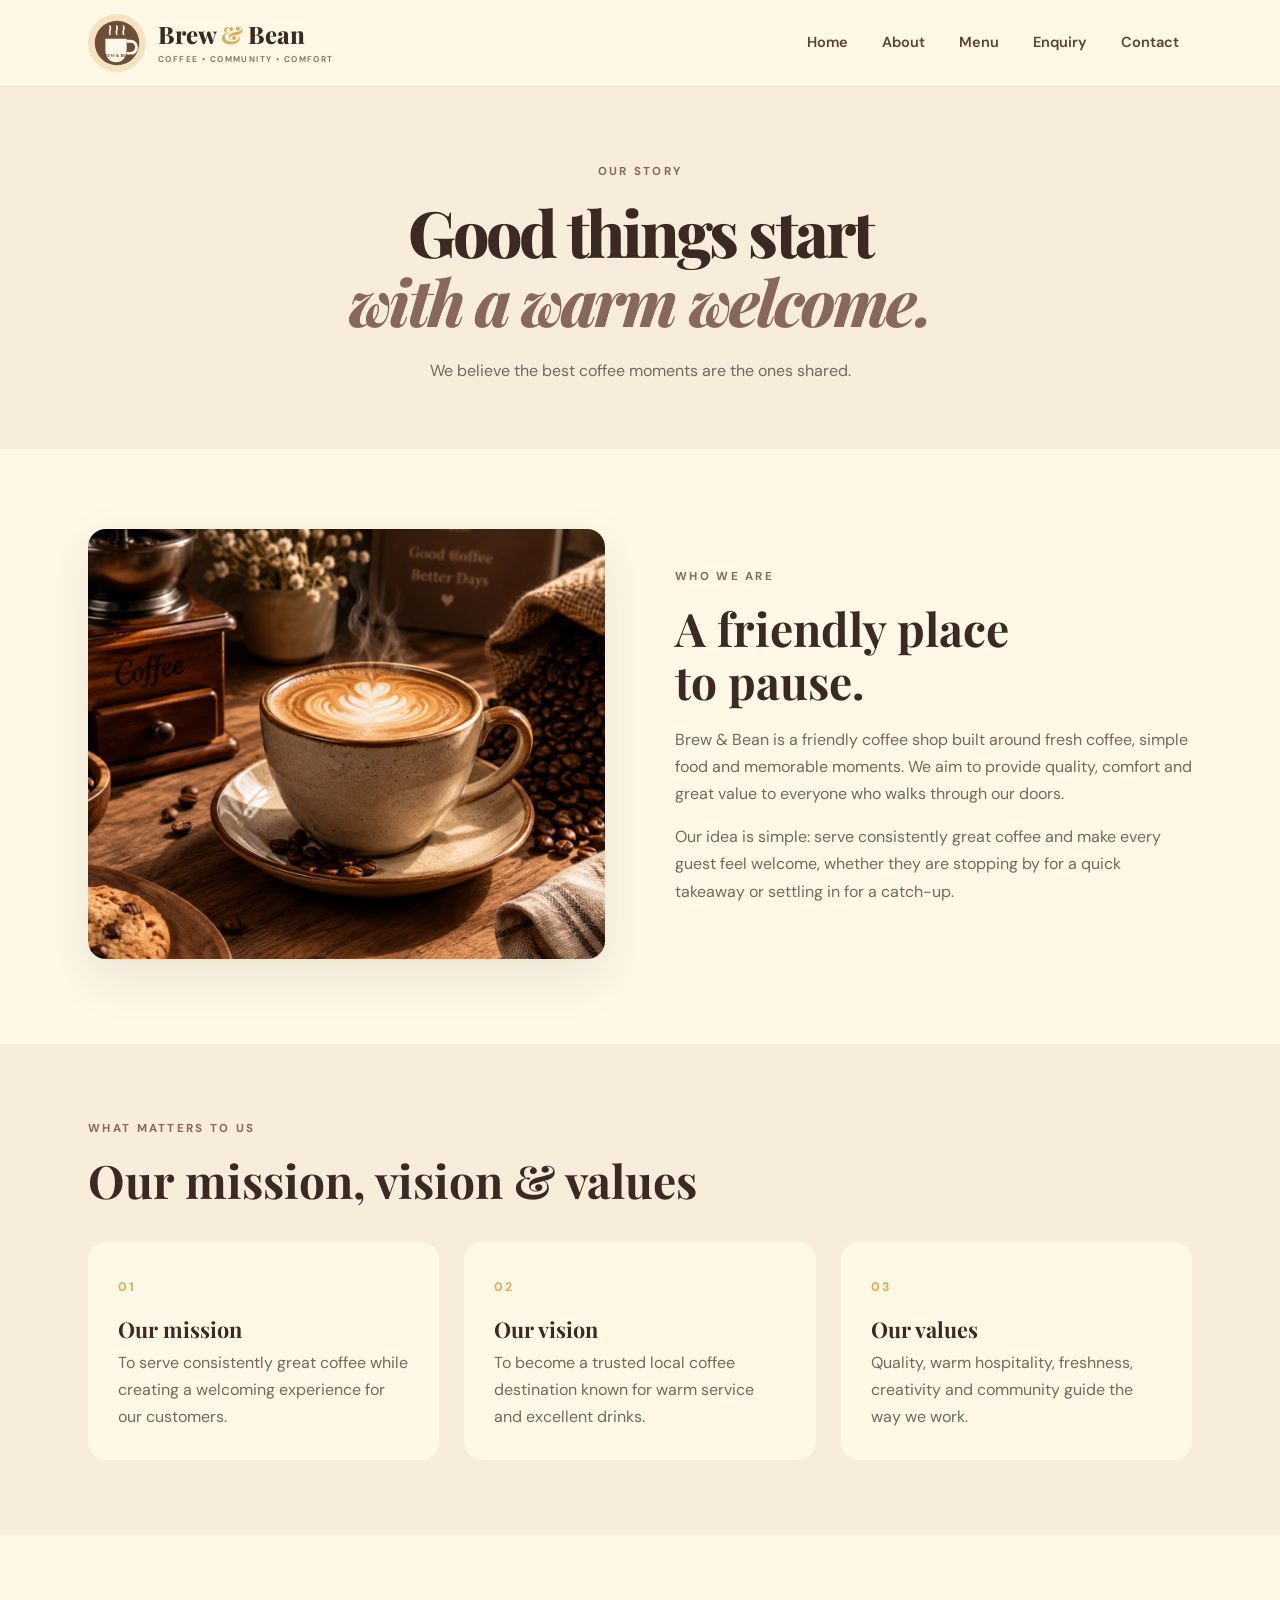
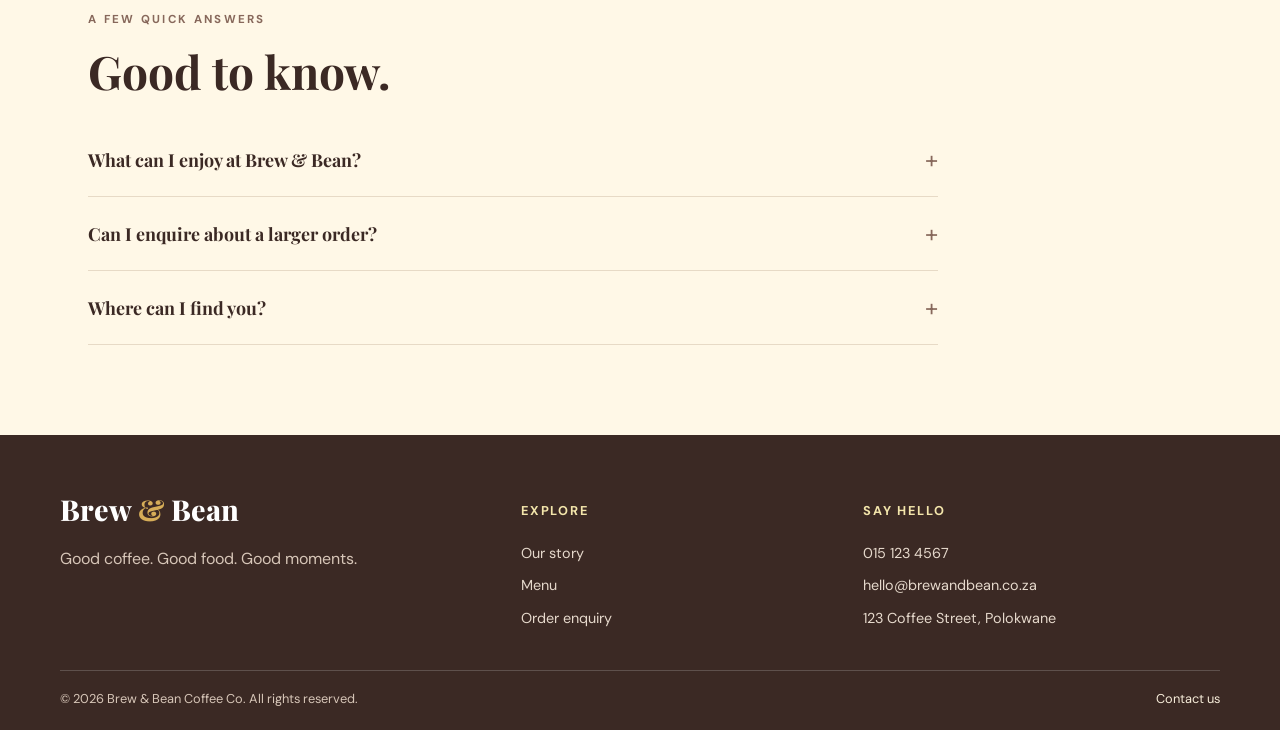
<file: Brew_and_Bean_PART3/about.html>
<!doctype html>
<html lang="en-ZA">
<head>
  <meta charset="UTF-8">
  <meta name="viewport" content="width=device-width, initial-scale=1.0">
  <meta name="description" content="Discover the story, mission and values behind Brew & Bean, a friendly neighbourhood coffee shop focused on quality coffee and warm service.">
  <meta name="keywords" content="about Brew and Bean, coffee shop values, local coffee shop">
  <meta name="author" content="Brew & Bean Coffee Co.">
  <meta name="robots" content="index, follow">
  <meta name="theme-color" content="#3b2924">
  <meta property="og:type" content="website">
  <meta property="og:site_name" content="Brew & Bean Coffee Co.">
  <meta property="og:title" content="About Us | Brew & Bean">
  <meta property="og:description" content="Discover the story, mission and values behind Brew & Bean, a friendly neighbourhood coffee shop focused on quality coffee and warm service.">
  <title>About Us | Brew &amp; Bean Coffee Co.</title>
  <link rel="icon" href="images/logo.svg" type="image/svg+xml">
  <link rel="preconnect" href="https://fonts.googleapis.com">
  <link rel="preconnect" href="https://fonts.gstatic.com" crossorigin>
  <link href="https://fonts.googleapis.com/css2?family=DM+Sans:wght@400;500;600;700&family=Playfair+Display:wght@600;700;800&display=swap" rel="stylesheet">
  <link rel="stylesheet" href="css/style.css">
  
  <script src="js/main.js" defer></script>
  
</head>
<body>
<a class="skip-link" href="#main-content">Skip to main content</a>
<header class="site-header">
  <div class="header-inner">
    <a class="brand" href="index.html" aria-label="Brew & Bean home"><img src="images/logo.svg" alt="Brew & Bean coffee cup logo" width="64" height="64"><span>Brew <em>&amp;</em> Bean<small>COFFEE • COMMUNITY • COMFORT</small></span></a>
    <button class="nav-toggle" type="button" aria-expanded="false" aria-controls="primary-navigation" aria-label="Open navigation"><span></span><span></span><span></span></button>
    <nav class="primary-nav" id="primary-navigation" aria-label="Main navigation"><a href="index.html">Home</a><a href="about.html">About</a><a href="services.html">Menu</a><a href="enquiry.html">Enquiry</a><a href="contact.html">Contact</a></nav>
  </div>
</header>
<main id="main-content"><section class="page-hero"><p class="eyebrow">OUR STORY</p><h1>Good things start<br><span>with a warm welcome.</span></h1><p>We believe the best coffee moments are the ones shared.</p></section><section class="split-section section-wrap"><div class="split-image"><img src="images/coffee-shop-feature.png" alt="Coffee prepared with care at Brew & Bean" loading="lazy"></div><div><p class="eyebrow">WHO WE ARE</p><h2>A friendly place<br>to pause.</h2><p>Brew &amp; Bean is a friendly coffee shop built around fresh coffee, simple food and memorable moments. We aim to provide quality, comfort and great value to everyone who walks through our doors.</p><p>Our idea is simple: serve consistently great coffee and make every guest feel welcome, whether they are stopping by for a quick takeaway or settling in for a catch-up.</p></div></section><section class="values-section"><div class="section-wrap"><p class="eyebrow">WHAT MATTERS TO US</p><h2>Our mission, vision &amp; values</h2><div class="values-grid"><article><span>01</span><h3>Our mission</h3><p>To serve consistently great coffee while creating a welcoming experience for our customers.</p></article><article><span>02</span><h3>Our vision</h3><p>To become a trusted local coffee destination known for warm service and excellent drinks.</p></article><article><span>03</span><h3>Our values</h3><p>Quality, warm hospitality, freshness, creativity and community guide the way we work.</p></article></div></div></section><section class="faq-section section-wrap"><p class="eyebrow">A FEW QUICK ANSWERS</p><h2>Good to know.</h2><div class="accordion" data-accordion><article class="accordion-item"><h3><button type="button" aria-expanded="false">What can I enjoy at Brew &amp; Bean?<span aria-hidden="true">+</span></button></h3><div class="accordion-panel" hidden><p>Our menu features coffee, pastries and cakes. Visit the menu page for the current selection.</p></div></article><article class="accordion-item"><h3><button type="button" aria-expanded="false">Can I enquire about a larger order?<span aria-hidden="true">+</span></button></h3><div class="accordion-panel" hidden><p>Yes. Complete the order enquiry form with your items, quantity and preferred collection date. We will review your request and confirm availability.</p></div></article><article class="accordion-item"><h3><button type="button" aria-expanded="false">Where can I find you?<span aria-hidden="true">+</span></button></h3><div class="accordion-panel" hidden><p>Our stated business address is 123 Coffee Street, Polokwane. Please contact us to confirm directions before visiting.</p></div></article></div></section></main>
<footer class="site-footer"><div class="footer-inner"><div><a class="footer-brand" href="index.html">Brew <em>&amp;</em> Bean</a><p>Good coffee. Good food. Good moments.</p></div><div><h2>Explore</h2><a href="about.html">Our story</a><a href="services.html">Menu</a><a href="enquiry.html">Order enquiry</a></div><div><h2>Say hello</h2><a href="tel:+27151234567">015 123 4567</a><a href="mailto:hello@brewandbean.co.za">hello@brewandbean.co.za</a><span>123 Coffee Street, Polokwane</span></div></div><div class="footer-bottom"><span>© <span data-current-year>2026</span> Brew &amp; Bean Coffee Co. All rights reserved.</span><a href="contact.html">Contact us</a></div></footer>
<div class="toast" id="site-toast" role="status" aria-live="polite"></div>
</body></html>
</file>
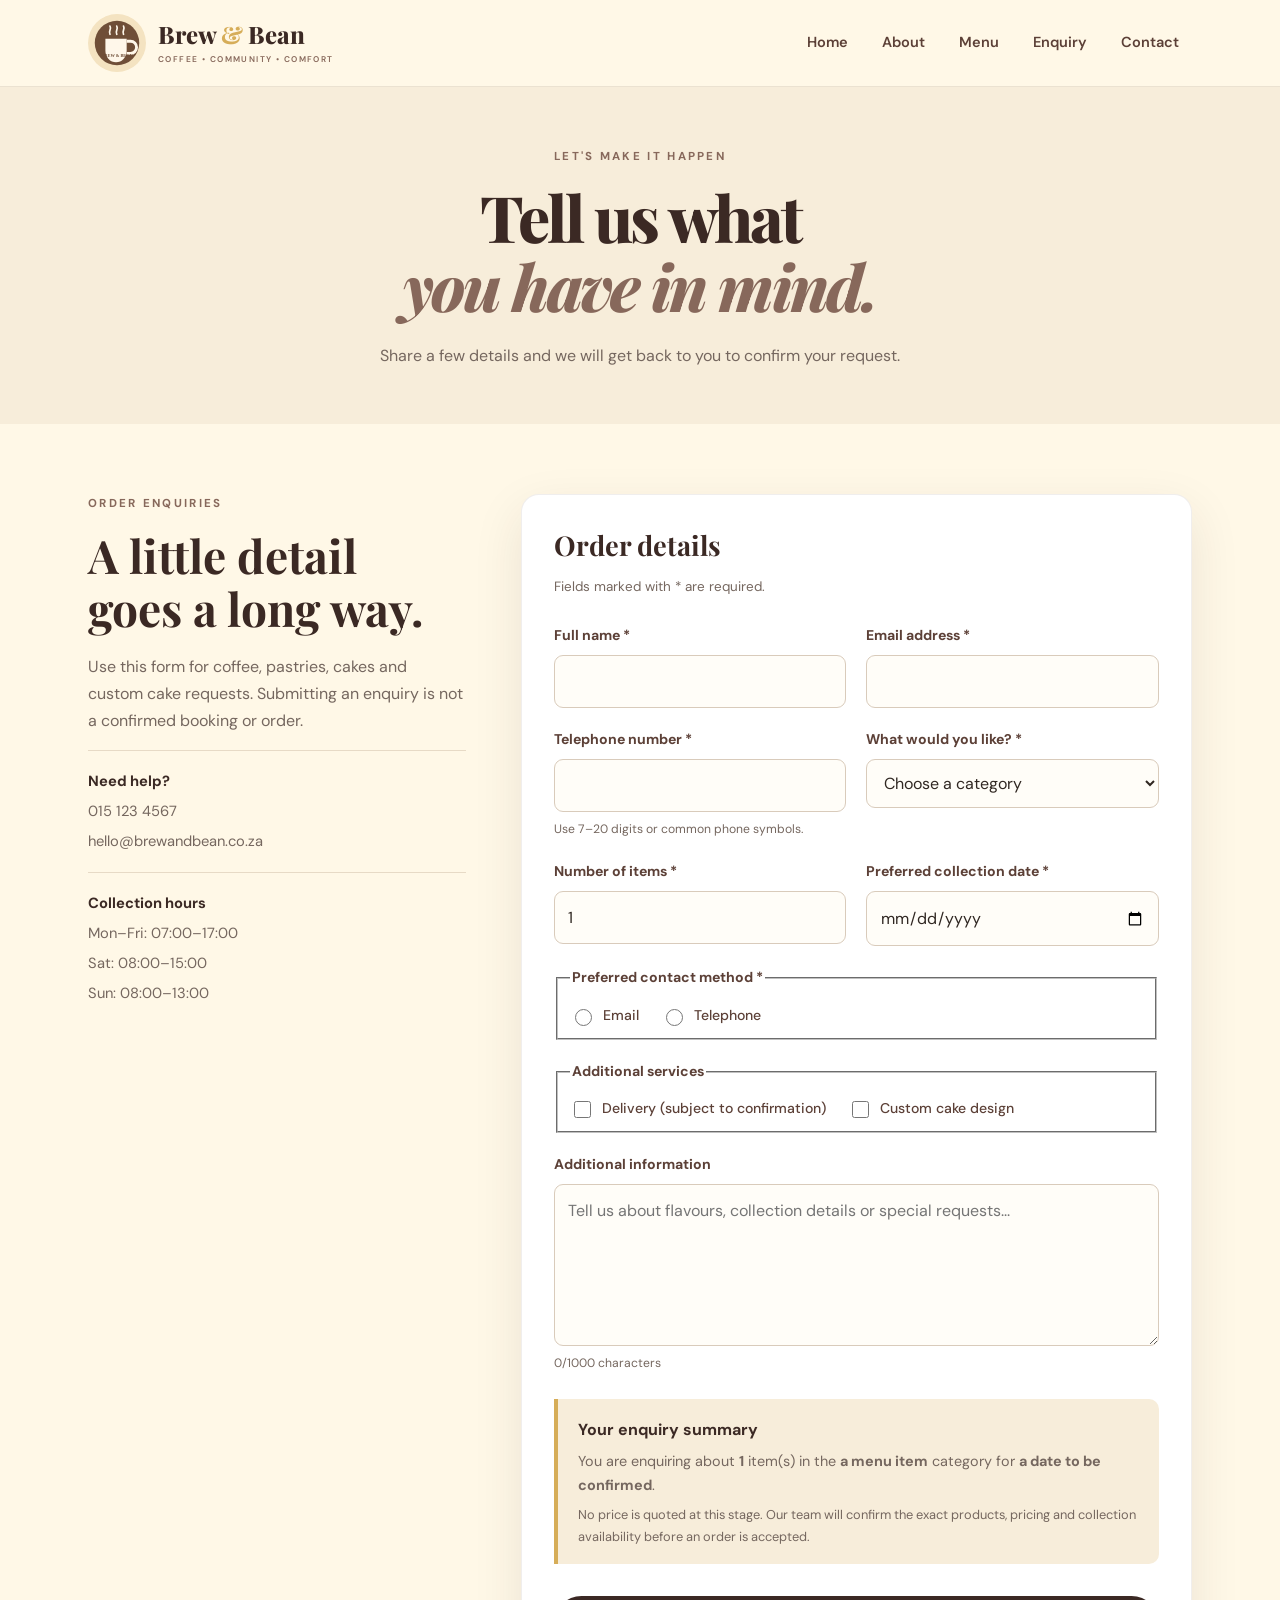
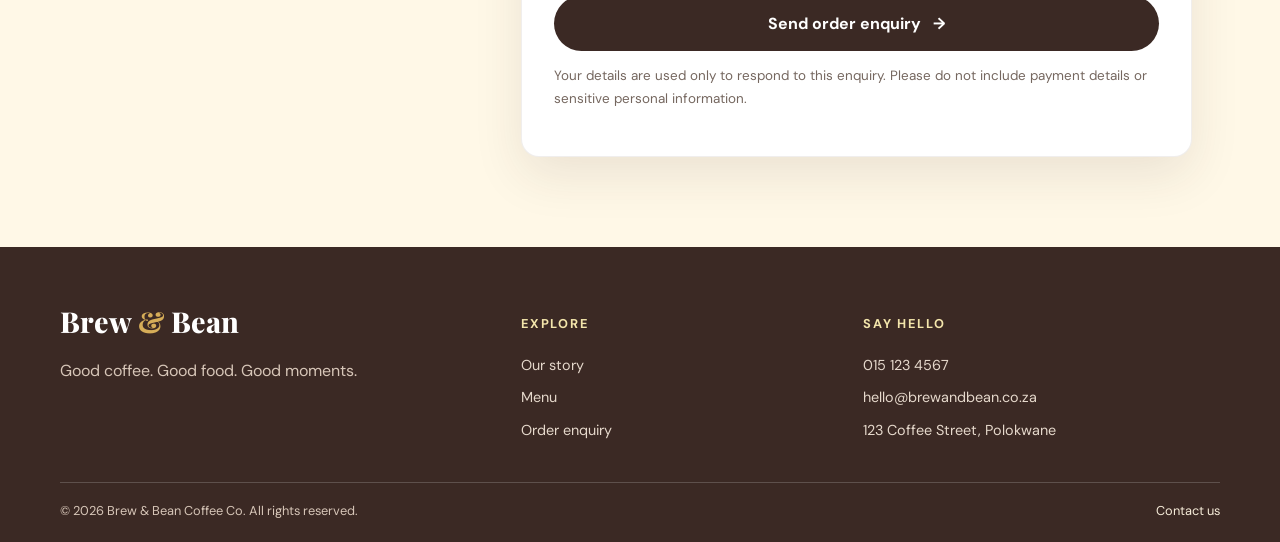
<file: Brew_and_Bean_PART3/enquiry.html>
<!doctype html>
<html lang="en-ZA">
<head>
  <meta charset="UTF-8">
  <meta name="viewport" content="width=device-width, initial-scale=1.0">
  <meta name="description" content="Request coffee, pastries or cakes from Brew & Bean. Choose your items, collection date and preferences using our validated enquiry form.">
  <meta name="keywords" content="coffee order enquiry, cake order Polokwane, pastry order">
  <meta name="author" content="Brew & Bean Coffee Co.">
  <meta name="robots" content="index, follow">
  <meta name="theme-color" content="#3b2924">
  <meta property="og:type" content="website">
  <meta property="og:site_name" content="Brew & Bean Coffee Co.">
  <meta property="og:title" content="Order Enquiry | Brew & Bean">
  <meta property="og:description" content="Request coffee, pastries or cakes from Brew & Bean. Choose your items, collection date and preferences using our validated enquiry form.">
  <title>Order Enquiry | Brew &amp; Bean Coffee Co.</title>
  <link rel="icon" href="images/logo.svg" type="image/svg+xml">
  <link rel="preconnect" href="https://fonts.googleapis.com">
  <link rel="preconnect" href="https://fonts.gstatic.com" crossorigin>
  <link href="https://fonts.googleapis.com/css2?family=DM+Sans:wght@400;500;600;700&family=Playfair+Display:wght@600;700;800&display=swap" rel="stylesheet">
  <link rel="stylesheet" href="css/style.css">
  
  <script src="js/main.js" defer></script>
  
</head>
<body>
<a class="skip-link" href="#main-content">Skip to main content</a>
<header class="site-header">
  <div class="header-inner">
    <a class="brand" href="index.html" aria-label="Brew & Bean home"><img src="images/logo.svg" alt="Brew & Bean coffee cup logo" width="64" height="64"><span>Brew <em>&amp;</em> Bean<small>COFFEE • COMMUNITY • COMFORT</small></span></a>
    <button class="nav-toggle" type="button" aria-expanded="false" aria-controls="primary-navigation" aria-label="Open navigation"><span></span><span></span><span></span></button>
    <nav class="primary-nav" id="primary-navigation" aria-label="Main navigation"><a href="index.html">Home</a><a href="about.html">About</a><a href="services.html">Menu</a><a href="enquiry.html">Enquiry</a><a href="contact.html">Contact</a></nav>
  </div>
</header>
<main id="main-content"><section class="page-hero compact"><p class="eyebrow">LET'S MAKE IT HAPPEN</p><h1>Tell us what<br><span>you have in mind.</span></h1><p>Share a few details and we will get back to you to confirm your request.</p></section><section class="form-layout section-wrap"><aside class="form-aside"><p class="eyebrow">ORDER ENQUIRIES</p><h2>A little detail<br>goes a long way.</h2><p>Use this form for coffee, pastries, cakes and custom cake requests. Submitting an enquiry is not a confirmed booking or order.</p><div class="aside-detail"><strong>Need help?</strong><a href="tel:+27151234567">015 123 4567</a><a href="mailto:hello@brewandbean.co.za">hello@brewandbean.co.za</a></div><div class="aside-detail"><strong>Collection hours</strong><span>Mon–Fri: 07:00–17:00</span><span>Sat: 08:00–15:00</span><span>Sun: 08:00–13:00</span></div></aside><form class="form-card" name="order-enquiry" method="POST" action="/success.html" data-netlify="true" data-netlify-honeypot="bot-field" id="enquiry-form" novalidate><input type="hidden" name="form-name" value="order-enquiry"><p class="hidden-field"><label>Do not fill this in: <input name="bot-field"></label></p><h2>Order details</h2><p class="form-intro">Fields marked with * are required.</p><div class="form-grid"><div class="field"><label for="fullname">Full name *</label><input id="fullname" name="fullname" type="text" autocomplete="name" minlength="2" maxlength="70" required></div><div class="field"><label for="email">Email address *</label><input id="email" name="email" type="email" autocomplete="email" required></div><div class="field"><label for="phone">Telephone number *</label><input id="phone" name="phone" type="tel" autocomplete="tel" inputmode="tel" pattern="[0-9+()\s-]{7,20}" minlength="7" maxlength="20" required><small>Use 7–20 digits or common phone symbols.</small></div><div class="field"><label for="product">What would you like? *</label><select id="product" name="product" required><option value="">Choose a category</option><option value="Coffee">Coffee</option><option value="Pastries">Pastries</option><option value="Cake">Cake</option><option value="Iced Drinks">Iced Drinks</option></select></div><div class="field"><label for="quantity">Number of items *</label><input id="quantity" name="quantity" type="number" min="1" max="50" value="1" required></div><div class="field"><label for="eventdate">Preferred collection date *</label><input id="eventdate" name="eventdate" type="date" required></div><fieldset class="field field-wide"><legend>Preferred contact method *</legend><div class="choice-row"><label><input type="radio" name="contactmethod" value="Email" required> Email</label><label><input type="radio" name="contactmethod" value="Telephone"> Telephone</label></div></fieldset><fieldset class="field field-wide"><legend>Additional services</legend><div class="choice-row"><label><input type="checkbox" name="services" value="Delivery"> Delivery (subject to confirmation)</label><label><input type="checkbox" name="services" value="Custom cake design"> Custom cake design</label></div></fieldset><div class="field field-wide"><label for="message">Additional information</label><textarea id="message" name="message" rows="5" maxlength="1000" placeholder="Tell us about flavours, collection details or special requests..."></textarea><small><span id="message-count">0</span>/1000 characters</small></div></div><div class="estimate-panel" id="estimate-panel" aria-live="polite"><strong>Your enquiry summary</strong><p>Select a category and quantity to see your request summary. We will confirm pricing and availability personally.</p></div><div class="form-error" id="enquiry-error" role="alert" hidden></div><button class="button button-primary submit-button" type="submit">Send order enquiry <span aria-hidden="true">→</span></button><p class="privacy-note">Your details are used only to respond to this enquiry. Please do not include payment details or sensitive personal information.</p><div class="form-success" id="enquiry-success" role="status" hidden></div></form></section></main>
<footer class="site-footer"><div class="footer-inner"><div><a class="footer-brand" href="index.html">Brew <em>&amp;</em> Bean</a><p>Good coffee. Good food. Good moments.</p></div><div><h2>Explore</h2><a href="about.html">Our story</a><a href="services.html">Menu</a><a href="enquiry.html">Order enquiry</a></div><div><h2>Say hello</h2><a href="tel:+27151234567">015 123 4567</a><a href="mailto:hello@brewandbean.co.za">hello@brewandbean.co.za</a><span>123 Coffee Street, Polokwane</span></div></div><div class="footer-bottom"><span>© <span data-current-year>2026</span> Brew &amp; Bean Coffee Co. All rights reserved.</span><a href="contact.html">Contact us</a></div></footer>
<div class="toast" id="site-toast" role="status" aria-live="polite"></div>
</body></html>
</file>
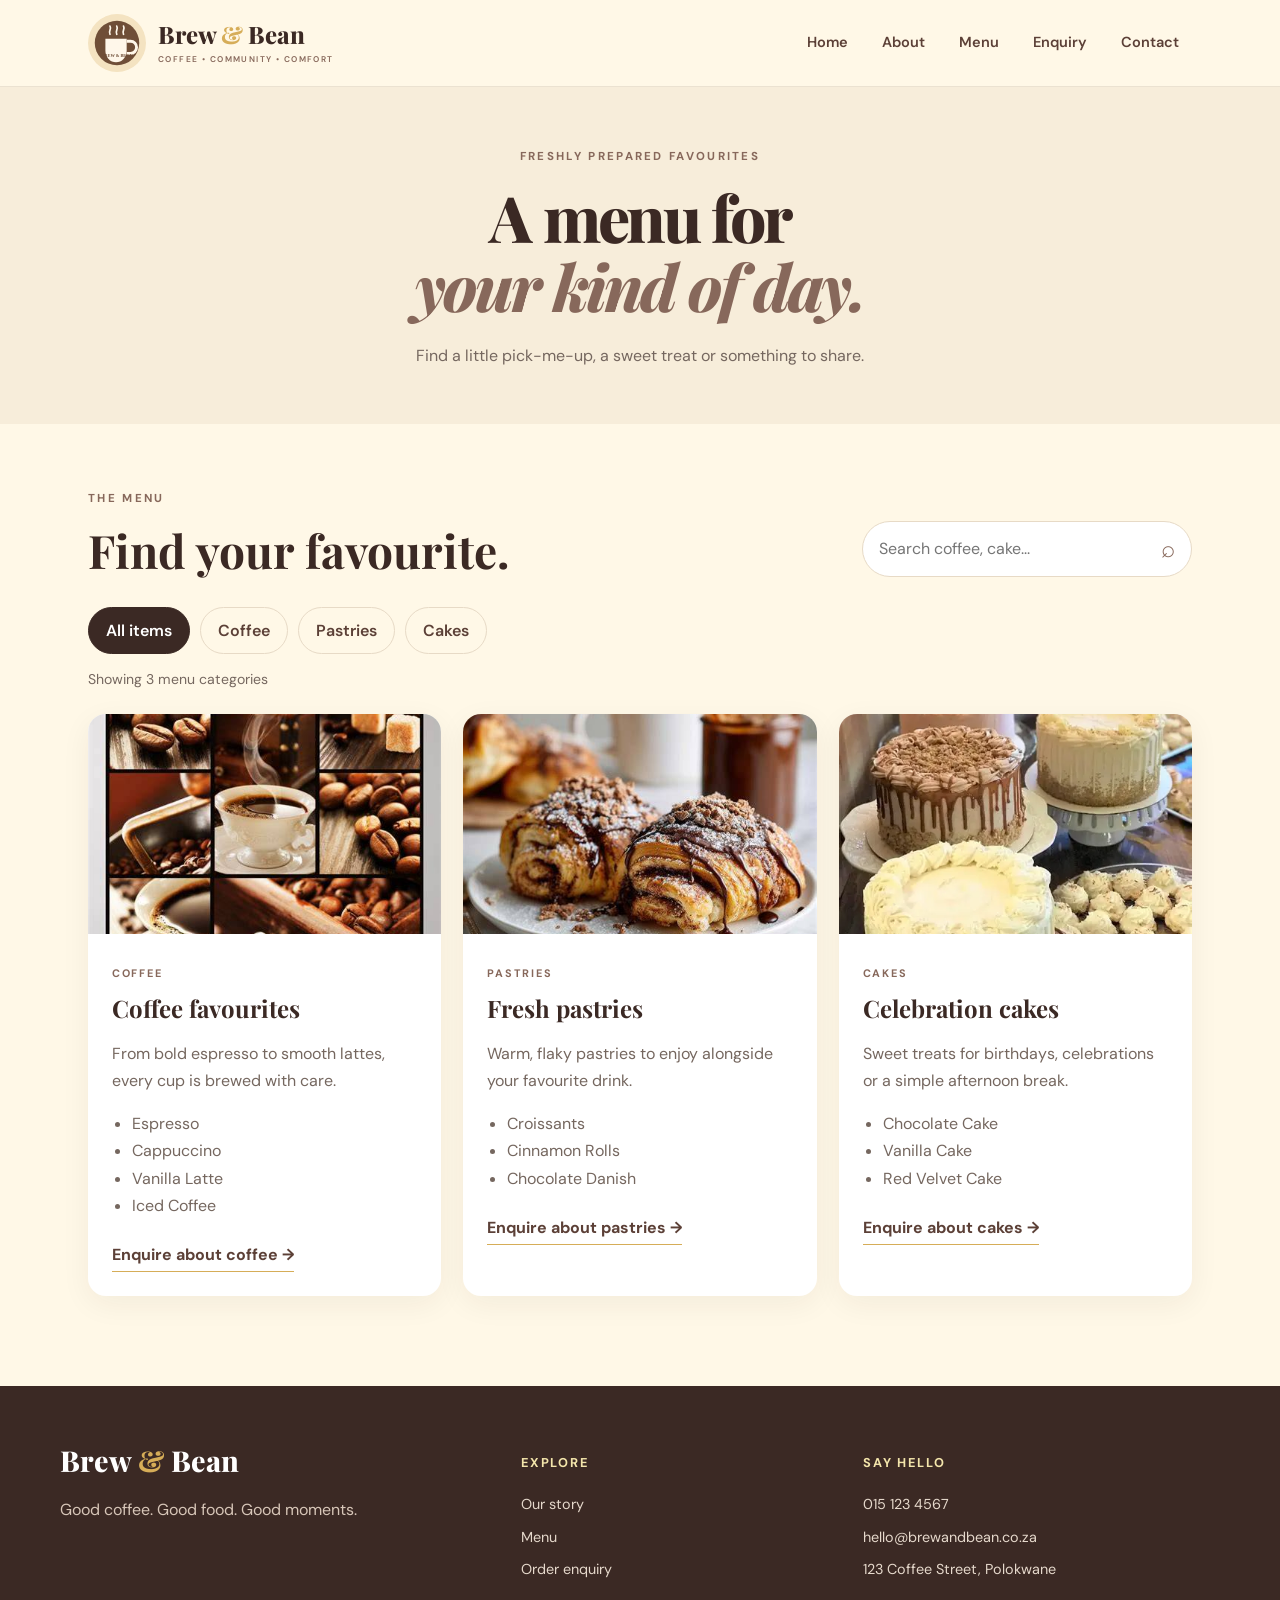
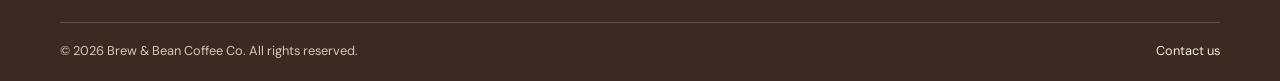
<file: Brew_and_Bean_PART3/services.html>
<!doctype html>
<html lang="en-ZA">
<head>
  <meta charset="UTF-8">
  <meta name="viewport" content="width=device-width, initial-scale=1.0">
  <meta name="description" content="Explore Brew & Bean coffee, pastries and cakes. Search the menu, filter categories and send an enquiry for your favourites.">
  <meta name="keywords" content="coffee menu Polokwane, espresso, cappuccino, pastries, cakes">
  <meta name="author" content="Brew & Bean Coffee Co.">
  <meta name="robots" content="index, follow">
  <meta name="theme-color" content="#3b2924">
  <meta property="og:type" content="website">
  <meta property="og:site_name" content="Brew & Bean Coffee Co.">
  <meta property="og:title" content="Our Menu | Brew & Bean">
  <meta property="og:description" content="Explore Brew & Bean coffee, pastries and cakes. Search the menu, filter categories and send an enquiry for your favourites.">
  <title>Our Menu | Brew &amp; Bean Coffee Co.</title>
  <link rel="icon" href="images/logo.svg" type="image/svg+xml">
  <link rel="preconnect" href="https://fonts.googleapis.com">
  <link rel="preconnect" href="https://fonts.gstatic.com" crossorigin>
  <link href="https://fonts.googleapis.com/css2?family=DM+Sans:wght@400;500;600;700&family=Playfair+Display:wght@600;700;800&display=swap" rel="stylesheet">
  <link rel="stylesheet" href="css/style.css">
  
  <script src="js/main.js" defer></script>
  
</head>
<body>
<a class="skip-link" href="#main-content">Skip to main content</a>
<header class="site-header">
  <div class="header-inner">
    <a class="brand" href="index.html" aria-label="Brew & Bean home"><img src="images/logo.svg" alt="Brew & Bean coffee cup logo" width="64" height="64"><span>Brew <em>&amp;</em> Bean<small>COFFEE • COMMUNITY • COMFORT</small></span></a>
    <button class="nav-toggle" type="button" aria-expanded="false" aria-controls="primary-navigation" aria-label="Open navigation"><span></span><span></span><span></span></button>
    <nav class="primary-nav" id="primary-navigation" aria-label="Main navigation"><a href="index.html">Home</a><a href="about.html">About</a><a href="services.html">Menu</a><a href="enquiry.html">Enquiry</a><a href="contact.html">Contact</a></nav>
  </div>
</header>
<main id="main-content"><section class="page-hero compact"><p class="eyebrow">FRESHLY PREPARED FAVOURITES</p><h1>A menu for<br><span>your kind of day.</span></h1><p>Find a little pick-me-up, a sweet treat or something to share.</p></section><section class="menu-section section-wrap"><div class="menu-toolbar"><div><p class="eyebrow">THE MENU</p><h2>Find your favourite.</h2></div><label class="search-box"><span class="sr-only">Search menu items</span><input type="search" id="menu-search" placeholder="Search coffee, cake..." autocomplete="off"><span aria-hidden="true">⌕</span></label></div><div class="filter-row" role="group" aria-label="Filter menu by category"><button class="filter-button is-active" type="button" data-filter="all" aria-pressed="true">All items</button><button class="filter-button" type="button" data-filter="coffee" aria-pressed="false">Coffee</button><button class="filter-button" type="button" data-filter="pastries" aria-pressed="false">Pastries</button><button class="filter-button" type="button" data-filter="cakes" aria-pressed="false">Cakes</button></div><p class="result-count" id="menu-result-count" aria-live="polite">Showing all menu items</p><div class="menu-grid" id="menu-grid"><article class="menu-card" data-category="coffee" data-search="espresso cappuccino vanilla latte iced coffee"><img src="images/freshly-brewed-coffee.png" alt="Fresh coffee in a cup" loading="lazy"><div><span class="menu-tag">COFFEE</span><h3>Coffee favourites</h3><p>From bold espresso to smooth lattes, every cup is brewed with care.</p><ul><li>Espresso</li><li>Cappuccino</li><li>Vanilla Latte</li><li>Iced Coffee</li></ul><a class="text-link" href="enquiry.html?product=Coffee">Enquire about coffee →</a></div></article><article class="menu-card" data-category="pastries" data-search="croissant cinnamon rolls chocolate danish pastries"><img src="images/fresh-baked-pastries.png" alt="Freshly baked pastries" loading="lazy"><div><span class="menu-tag">PASTRIES</span><h3>Fresh pastries</h3><p>Warm, flaky pastries to enjoy alongside your favourite drink.</p><ul><li>Croissants</li><li>Cinnamon Rolls</li><li>Chocolate Danish</li></ul><a class="text-link" href="enquiry.html?product=Pastries">Enquire about pastries →</a></div></article><article class="menu-card" data-category="cakes" data-search="chocolate cake vanilla cake red velvet celebration"><img src="images/celebration-chocolate-cake.png" alt="Chocolate celebration cake" loading="lazy"><div><span class="menu-tag">CAKES</span><h3>Celebration cakes</h3><p>Sweet treats for birthdays, celebrations or a simple afternoon break.</p><ul><li>Chocolate Cake</li><li>Vanilla Cake</li><li>Red Velvet Cake</li></ul><a class="text-link" href="enquiry.html?product=Cake">Enquire about cakes →</a></div></article></div><p class="empty-state" id="menu-empty" hidden>No menu items match your search. Try another word or category.</p></section></main>
<footer class="site-footer"><div class="footer-inner"><div><a class="footer-brand" href="index.html">Brew <em>&amp;</em> Bean</a><p>Good coffee. Good food. Good moments.</p></div><div><h2>Explore</h2><a href="about.html">Our story</a><a href="services.html">Menu</a><a href="enquiry.html">Order enquiry</a></div><div><h2>Say hello</h2><a href="tel:+27151234567">015 123 4567</a><a href="mailto:hello@brewandbean.co.za">hello@brewandbean.co.za</a><span>123 Coffee Street, Polokwane</span></div></div><div class="footer-bottom"><span>© <span data-current-year>2026</span> Brew &amp; Bean Coffee Co. All rights reserved.</span><a href="contact.html">Contact us</a></div></footer>
<div class="toast" id="site-toast" role="status" aria-live="polite"></div>
</body></html>
</file>
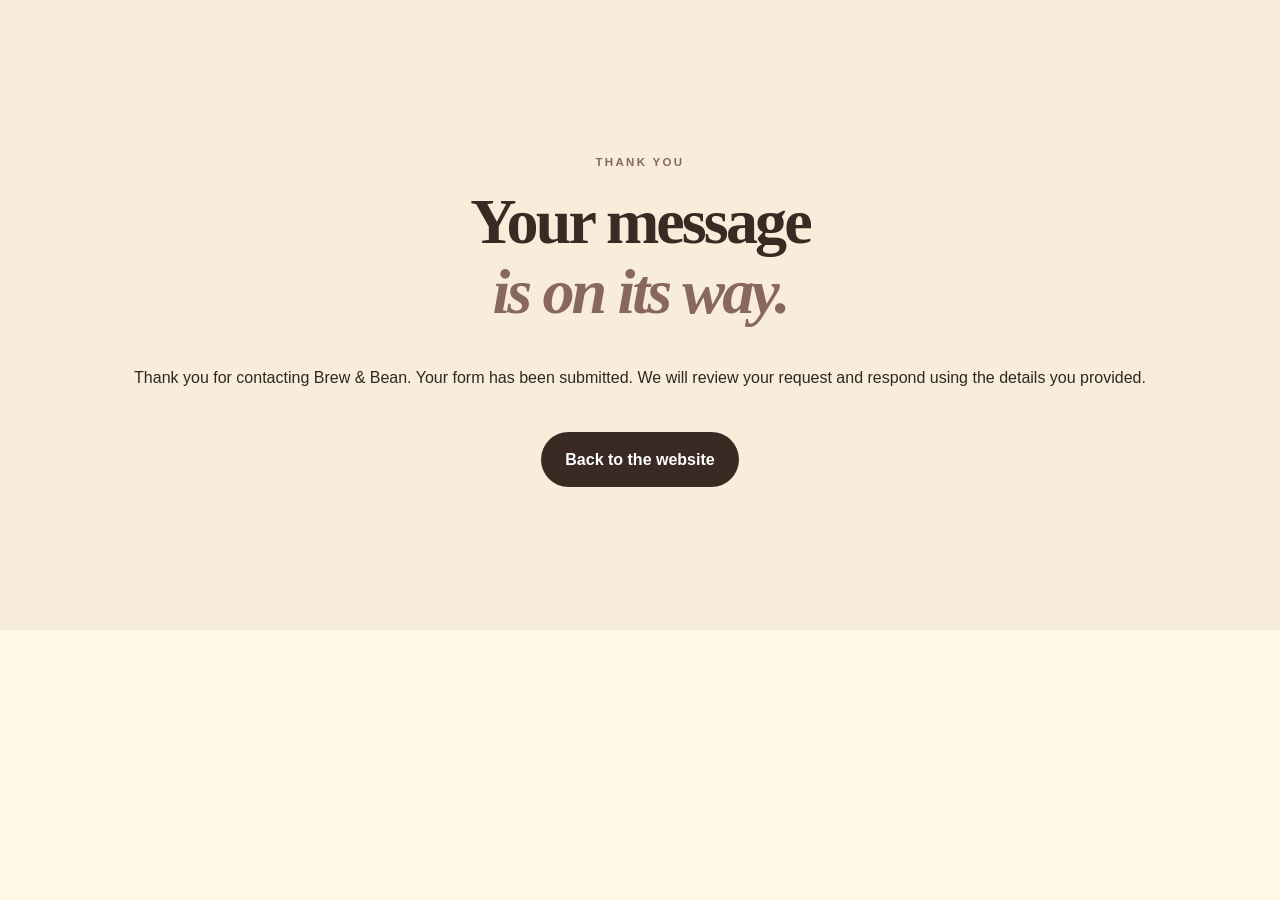
<file: Brew_and_Bean_PART3/success.html>
<!doctype html><html lang="en-ZA"><head><meta charset="utf-8"><meta name="viewport" content="width=device-width,initial-scale=1"><meta name="robots" content="noindex,follow"><title>Thank you | Brew &amp; Bean</title><link rel="stylesheet" href="css/style.css"></head><body><main class="page-hero" style="min-height:70vh;display:grid;place-content:center"><p class="eyebrow">THANK YOU</p><h1>Your message<br><span>is on its way.</span></h1><p>Thank you for contacting Brew &amp; Bean. Your form has been submitted. We will review your request and respond using the details you provided.</p><p style="margin-top:25px"><a class="button button-primary" href="index.html">Back to the website</a></p></main></body></html>
</file>
<file: Brew_and_Bean_PART3/css/style.css>
/* Brew & Bean Coffee Co. | Part 2 visual foundation enhanced for Part 3 */
:root{--coffee:#3b2924;--coffee-2:#5c4037;--coffee-3:#87685b;--cream:#fff8e7;--cream-2:#f7edda;--latte:#f3e5ab;--gold:#d6ad58;--ink:#302722;--muted:#75675f;--white:#fff;--line:#e7dac6;--shadow:0 18px 50px rgba(59,41,36,.10);--radius:18px;--serif:'Playfair Display',Georgia,serif;--sans:'DM Sans',Arial,sans-serif;--max:1160px}
*{box-sizing:border-box}html{scroll-behavior:smooth}body{margin:0;background:var(--cream);color:var(--ink);font-family:var(--sans);font-size:16px;line-height:1.7}img{display:block;max-width:100%}a{color:inherit}button,input,select,textarea{font:inherit}button,a{-webkit-tap-highlight-color:transparent}button:focus-visible,a:focus-visible,input:focus-visible,select:focus-visible,textarea:focus-visible{outline:3px solid var(--gold);outline-offset:3px}.skip-link{position:absolute;left:-9999px;top:8px;background:var(--coffee);color:white;padding:10px 16px;z-index:1000}.skip-link:focus{left:12px}.sr-only{position:absolute;width:1px;height:1px;padding:0;margin:-1px;overflow:hidden;clip:rect(0,0,0,0);white-space:nowrap;border:0}
.site-header{background:var(--cream);border-bottom:1px solid rgba(91,64,55,.12);position:relative;z-index:20}.header-inner{max-width:var(--max);margin:auto;padding:14px 28px;display:flex;align-items:center;justify-content:space-between;gap:24px}.brand{display:flex;align-items:center;gap:12px;text-decoration:none;color:var(--coffee);font-family:var(--serif);font-weight:800;font-size:1.5rem;line-height:1.1}.brand img{width:58px;height:58px;object-fit:contain}.brand em,.footer-brand em{color:var(--gold);font-style:normal}.brand small{display:block;font:600 .52rem var(--sans);letter-spacing:.17em;color:var(--coffee-3);margin-top:7px}.primary-nav{display:flex;align-items:center;gap:8px}.primary-nav a{text-decoration:none;padding:10px 13px;border-radius:30px;color:var(--coffee-2);font-weight:600;font-size:.91rem;transition:background .2s,color .2s}.primary-nav a:hover,.primary-nav a:focus-visible{background:var(--latte);color:var(--coffee)}.nav-toggle{display:none;background:none;border:0;padding:8px}.nav-toggle span{display:block;width:25px;height:2px;background:var(--coffee);margin:5px}
.hero{max-width:var(--max);margin:0 auto;padding:68px 28px 76px;display:grid;grid-template-columns:1fr 1fr;align-items:center;gap:62px}.hero-copy{padding:20px 0}.eyebrow{font-size:.72rem;letter-spacing:.2em;font-weight:700;color:var(--coffee-3);margin:0 0 15px}.hero h1,.page-hero h1{font:800 clamp(2.8rem,5.5vw,5.1rem)/1.08 var(--serif);letter-spacing:-.045em;color:var(--coffee);margin:0 0 22px}.hero h1 span,.page-hero h1 span{color:var(--coffee-3);font-style:italic}.hero-copy>p:not(.eyebrow){font-size:1.08rem;color:var(--muted);max-width:480px}.hero-actions{display:flex;align-items:center;gap:25px;flex-wrap:wrap;margin-top:30px}.button{display:inline-flex;align-items:center;justify-content:center;gap:12px;border:0;border-radius:999px;padding:14px 24px;font-weight:700;text-decoration:none;cursor:pointer;transition:transform .2s,box-shadow .2s,background .2s}.button:hover{transform:translateY(-2px);box-shadow:0 10px 22px rgba(59,41,36,.16)}.button-primary{background:var(--coffee);color:white}.button-primary:hover{background:var(--coffee-2)}.button-light{background:var(--cream);color:var(--coffee)}.text-link{display:inline-flex;gap:9px;align-items:center;text-decoration:none;color:var(--coffee-2);font-weight:700;border-bottom:1px solid var(--gold);padding-bottom:3px}.text-link:hover{color:var(--coffee-3)}.hero-note{margin-top:44px;font-size:.83rem;color:var(--muted);display:flex;align-items:center;gap:10px}.note-dot{width:8px;height:8px;background:#9c9b62;border-radius:50%}.hero-image{height:510px;position:relative}.hero-image>img{width:100%;height:100%;object-fit:cover;border-radius:48% 48% 16px 16px;box-shadow:var(--shadow)}.image-stamp{position:absolute;bottom:28px;left:-30px;background:var(--latte);color:var(--coffee);width:112px;height:112px;border-radius:50%;display:grid;place-content:center;text-align:center;font-size:.65rem;line-height:1.3;letter-spacing:.1em;transform:rotate(-10deg);box-shadow:var(--shadow)}.image-stamp strong{font:800 1.35rem var(--serif)}
.section-wrap{max-width:var(--max);margin:0 auto;padding-left:28px;padding-right:28px}.intro-section{padding-top:70px;padding-bottom:80px;display:grid;grid-template-columns:.9fr 1.1fr;gap:80px}.intro-section h2,.section-heading h2,.values-section h2,.faq-section h2,.menu-toolbar h2,.form-aside h2,.contact-details h2,.contact-form-wrap h2,.split-section h2{font:700 clamp(2rem,3.6vw,3.2rem)/1.15 var(--serif);color:var(--coffee);margin:0 0 18px}.intro-section>div:last-child{max-width:550px}.lead{font-size:1.2rem;color:var(--coffee-2);font-weight:600}.intro-section p:not(.eyebrow){color:var(--muted)}.feature-band{background:var(--cream-2);padding:54px 0}.feature-grid{display:grid;grid-template-columns:repeat(3,1fr);gap:45px}.feature-grid article{padding:8px 18px}.feature-icon{display:grid;place-items:center;width:48px;height:48px;border-radius:50%;background:var(--latte);color:var(--coffee);font-size:1.5rem}.feature-grid h3,.values-grid h3{font:700 1.35rem var(--serif);color:var(--coffee);margin:16px 0 6px}.feature-grid p,.values-grid p{color:var(--muted);margin:0}.gallery-section{padding-top:85px;padding-bottom:90px}.section-heading{display:flex;justify-content:space-between;align-items:end;gap:25px;margin-bottom:30px}.section-heading>p{max-width:300px;color:var(--muted)}.section-heading h2{margin-bottom:0}.gallery-grid{display:grid;grid-template-columns:1.15fr 1fr 1fr;gap:18px}.gallery-item{border:0;padding:0;background:var(--cream-2);border-radius:var(--radius);overflow:hidden;position:relative;cursor:zoom-in;min-height:250px;text-align:left}.gallery-item img{width:100%;height:100%;min-height:250px;object-fit:cover;transition:transform .4s}.gallery-item:hover img{transform:scale(1.045)}.gallery-item span{position:absolute;left:14px;bottom:14px;background:rgba(59,41,36,.88);color:white;border-radius:30px;padding:7px 13px;font-size:.8rem}.gallery-tall{min-height:340px}.gallery-tall img{min-height:340px}.cta-section{background:var(--coffee);color:var(--cream);padding:75px 28px;text-align:center}.cta-section>div{max-width:650px;margin:auto}.cta-section .eyebrow{color:var(--latte)}.cta-section h2{font:700 clamp(2.4rem,4vw,3.7rem)/1.12 var(--serif);margin:0 0 15px}.cta-section p:not(.eyebrow){color:#e5d8c8;margin-bottom:26px}
.page-hero{text-align:center;padding:75px 24px 65px;background:var(--cream-2)}.page-hero h1{font-size:clamp(2.7rem,5vw,4.5rem)}.page-hero>p:last-child{color:var(--muted);max-width:620px;margin:0 auto}.page-hero.compact{padding-top:60px;padding-bottom:55px}.split-section{display:grid;grid-template-columns:1fr 1fr;gap:70px;align-items:center;padding-top:80px;padding-bottom:85px}.split-image img{width:100%;height:430px;object-fit:cover;border-radius:var(--radius);box-shadow:var(--shadow)}.split-section p:not(.eyebrow){color:var(--muted)}.values-section{background:var(--cream-2);padding:75px 0}.values-section h2{margin-bottom:35px}.values-grid{display:grid;grid-template-columns:repeat(3,1fr);gap:25px}.values-grid article{background:var(--cream);padding:30px;border-radius:var(--radius)}.values-grid article>span{font-size:.78rem;letter-spacing:.15em;color:var(--gold);font-weight:700}.faq-section{padding-top:75px;padding-bottom:90px}.faq-section h2{margin-bottom:25px}.accordion{max-width:850px}.accordion-item{border-bottom:1px solid var(--line)}.accordion-item h3{margin:0}.accordion-item button{width:100%;border:0;background:none;padding:21px 0;display:flex;justify-content:space-between;align-items:center;text-align:left;color:var(--coffee);font:700 1.12rem var(--serif);cursor:pointer}.accordion-item button span{font:400 1.5rem var(--sans);color:var(--coffee-3);transition:transform .2s}.accordion-item button[aria-expanded=true] span{transform:rotate(45deg)}.accordion-panel{padding:0 40px 18px 0;color:var(--muted)}.accordion-panel p{margin:0}
.menu-section{padding-top:65px;padding-bottom:90px}.menu-toolbar{display:flex;align-items:end;justify-content:space-between;gap:24px}.menu-toolbar h2{margin:0}.search-box{display:flex;align-items:center;gap:10px;background:white;border:1px solid var(--line);border-radius:30px;padding:0 16px;width:min(100%,330px)}.search-box input{border:0;outline:0!important;padding:13px 0;width:100%;background:transparent;color:var(--ink)}.search-box>span{font-size:1.5rem;color:var(--coffee-3)}.filter-row{display:flex;gap:10px;flex-wrap:wrap;margin:30px 0 10px}.filter-button{border:1px solid var(--line);background:transparent;color:var(--coffee-2);padding:9px 17px;border-radius:30px;cursor:pointer;font-weight:600}.filter-button:hover,.filter-button.is-active{background:var(--coffee);color:white;border-color:var(--coffee)}.result-count{color:var(--muted);font-size:.88rem}.menu-grid{display:grid;grid-template-columns:repeat(3,1fr);gap:22px;margin-top:22px}.menu-card{background:white;border-radius:var(--radius);overflow:hidden;box-shadow:0 8px 30px rgba(59,41,36,.06)}.menu-card[hidden]{display:none!important}.menu-card>img{width:100%;height:220px;object-fit:cover}.menu-card>div{padding:24px}.menu-tag{font-size:.68rem;letter-spacing:.16em;color:var(--coffee-3);font-weight:700}.menu-card h3{font:700 1.5rem var(--serif);color:var(--coffee);margin:7px 0}.menu-card p,.menu-card li{color:var(--muted)}.menu-card ul{padding-left:20px;margin-bottom:22px}.empty-state{padding:40px;text-align:center;color:var(--muted);background:white;border-radius:var(--radius)}
.form-layout{display:grid;grid-template-columns:.72fr 1.28fr;gap:55px;padding-top:70px;padding-bottom:90px;align-items:start}.form-aside{position:sticky;top:25px}.form-aside>p:not(.eyebrow){color:var(--muted)}.aside-detail{display:grid;gap:5px;border-top:1px solid var(--line);padding:18px 0;color:var(--muted);font-size:.92rem}.aside-detail strong{color:var(--coffee)}.aside-detail a{text-decoration:none}.form-card{background:white;border:1px solid rgba(91,64,55,.09);border-radius:var(--radius);padding:32px;box-shadow:var(--shadow)}.form-card h2{font:700 1.7rem var(--serif);color:var(--coffee);margin:0}.form-intro,.privacy-note{color:var(--muted);font-size:.84rem}.form-grid{display:grid;grid-template-columns:1fr 1fr;gap:20px;margin:25px 0}.field{display:flex;flex-direction:column;gap:7px;min-width:0}.field-wide{grid-column:1/-1}.field label,.field legend{font-size:.88rem;font-weight:700;color:var(--coffee-2)}.field input:not([type=checkbox]):not([type=radio]),.field select,.field textarea{width:100%;border:1px solid #d9cbbb;border-radius:9px;background:#fffdf8;padding:12px 13px;color:var(--ink);min-height:48px}.field textarea{resize:vertical}.field small{font-size:.76rem;color:var(--muted)}.field fieldset,.field fieldset label{font-weight:500}.field fieldset{border:0;padding:0;margin:0}.field legend{margin-bottom:8px}.choice-row{display:flex;gap:22px;flex-wrap:wrap}.choice-row label{font-weight:500;display:flex;align-items:center;gap:8px}.choice-row input{accent-color:var(--coffee);width:17px;height:17px}.estimate-panel{background:var(--cream-2);border-left:4px solid var(--gold);padding:17px 20px;border-radius:0 10px 10px 0;margin:8px 0 20px}.estimate-panel strong{color:var(--coffee)}.estimate-panel p{margin:6px 0 0;color:var(--muted);font-size:.9rem}.estimate-panel .estimate-disclaimer{font-size:.8rem}.submit-button{width:100%;margin-top:12px}.form-error{background:#fff0ed;border:1px solid #d98a7a;color:#842f22;padding:12px 15px;border-radius:9px;margin:12px 0}.form-success{background:#edf6ed;border:1px solid #9cbe9c;color:#24572a;padding:14px;border-radius:9px;margin-top:15px}.hidden-field{position:absolute!important;left:-5000px!important}.over-limit{color:#a12d20!important}
.contact-section{display:grid;grid-template-columns:.8fr 1.2fr;gap:55px;padding-top:70px;padding-bottom:75px}.contact-detail{display:flex;gap:16px;border-bottom:1px solid var(--line);padding:16px 0}.detail-icon{flex:0 0 42px;height:42px;display:grid;place-items:center;border-radius:50%;background:var(--latte);color:var(--coffee);font-size:1.2rem}.contact-detail strong{color:var(--coffee)}.contact-detail p{margin:3px 0 0;color:var(--muted)}.contact-detail a{text-decoration:none}.map-panel{min-width:0}.map-panel #brew-map{height:420px;border-radius:var(--radius);overflow:hidden;background:var(--cream-2);box-shadow:var(--shadow)}.map-fallback{padding:35px;color:var(--muted)}.map-note{font-size:.78rem;color:var(--muted);margin:10px 0}.contact-form-section{background:var(--cream-2);padding:75px 0}.contact-form-wrap{display:grid;grid-template-columns:.72fr 1.28fr;gap:55px;align-items:start}.contact-form-wrap>div>p:not(.eyebrow){color:var(--muted)}.contact-form{box-shadow:none}.site-footer{background:var(--coffee);color:#f7edda;padding:55px 28px 20px}.footer-inner{max-width:var(--max);margin:auto;display:grid;grid-template-columns:1.4fr 1fr 1.2fr;gap:45px;padding-bottom:40px}.footer-brand{font:800 1.8rem var(--serif);text-decoration:none;color:white}.footer-inner p{color:#d7c6b8}.footer-inner h2{font-size:.8rem;letter-spacing:.14em;text-transform:uppercase;color:var(--latte)}.footer-inner>div:not(:first-child){display:flex;flex-direction:column;align-items:flex-start;gap:8px}.footer-inner a:not(.footer-brand),.footer-inner span{color:#e6d9cc;text-decoration:none;font-size:.9rem}.footer-inner a:hover{text-decoration:underline}.footer-bottom{max-width:var(--max);margin:auto;border-top:1px solid rgba(255,255,255,.18);padding-top:17px;display:flex;justify-content:space-between;gap:20px;color:#d7c6b8;font-size:.8rem}.footer-bottom a{color:#f7edda;text-decoration:none}.lightbox{border:0;padding:20px;background:#211916;color:white;border-radius:14px;max-width:min(92vw,900px);max-height:92vh;box-shadow:0 20px 80px rgba(0,0,0,.45)}.lightbox::backdrop{background:rgba(20,14,12,.85)}.lightbox img{max-height:76vh;max-width:100%;object-fit:contain;margin:auto}.lightbox p{text-align:center;margin:10px 0 0}.lightbox-close{position:absolute;right:8px;top:5px;border:0;background:rgba(0,0,0,.55);color:white;border-radius:50%;width:36px;height:36px;font-size:1.5rem;cursor:pointer}.toast{position:fixed;right:20px;bottom:20px;background:var(--coffee);color:white;padding:13px 18px;border-radius:12px;box-shadow:var(--shadow);opacity:0;transform:translateY(10px);pointer-events:none;transition:.25s;z-index:100}.toast.is-visible{opacity:1;transform:translateY(0)}
@media(max-width:850px){.header-inner{padding:12px 22px}.nav-toggle{display:block}.primary-nav{display:none;position:absolute;top:100%;left:0;right:0;background:var(--cream);padding:12px 22px 20px;box-shadow:var(--shadow);flex-direction:column;align-items:stretch}.primary-nav.is-open{display:flex}.primary-nav a{padding:12px 15px}.hero{gap:30px;padding-top:48px}.hero-image{height:410px}.intro-section,.split-section,.form-layout,.contact-section,.contact-form-wrap{gap:35px}.menu-grid{grid-template-columns:repeat(2,1fr)}.menu-card:last-child{grid-column:1/-1;display:grid;grid-template-columns:.8fr 1fr}.menu-card:last-child>img{height:100%}}
@media(max-width:620px){body{font-size:15px}.hero{grid-template-columns:1fr;padding:38px 22px 55px;gap:25px}.hero h1{font-size:3.2rem}.hero-image{height:330px;margin-left:15px}.image-stamp{left:-16px;width:88px;height:88px}.section-wrap{padding-left:22px;padding-right:22px}.intro-section,.split-section,.form-layout,.contact-section,.contact-form-wrap{grid-template-columns:1fr;padding-top:55px;padding-bottom:60px;gap:25px}.intro-section{gap:8px}.feature-grid,.values-grid{grid-template-columns:1fr;gap:25px}.feature-grid article{padding:0}.gallery-section{padding-top:60px;padding-bottom:65px}.section-heading{display:block}.section-heading>p{margin-bottom:0}.gallery-grid{grid-template-columns:1fr 1fr;gap:12px}.gallery-item,.gallery-item img{min-height:190px}.gallery-tall{grid-column:1/-1;min-height:230px}.gallery-tall img{min-height:230px}.page-hero{padding:55px 20px 45px}.page-hero h1{font-size:2.8rem}.menu-toolbar{display:block}.search-box{width:100%;margin-top:20px}.menu-grid{grid-template-columns:1fr}.menu-card:last-child{grid-column:auto;display:block}.menu-card:last-child>img{height:220px}.form-aside{position:static}.form-card{padding:22px 18px}.form-grid{grid-template-columns:1fr;gap:16px}.field-wide{grid-column:auto}.choice-row{gap:12px}.map-panel #brew-map{height:330px}.footer-inner{grid-template-columns:1fr 1fr;gap:25px}.footer-inner>div:first-child{grid-column:1/-1}.footer-bottom{flex-direction:column;gap:5px}.cta-section{padding:60px 22px}}
@media(prefers-reduced-motion:reduce){*,*::before,*::after{scroll-behavior:auto!important;transition:none!important;animation:none!important}}
</file>
